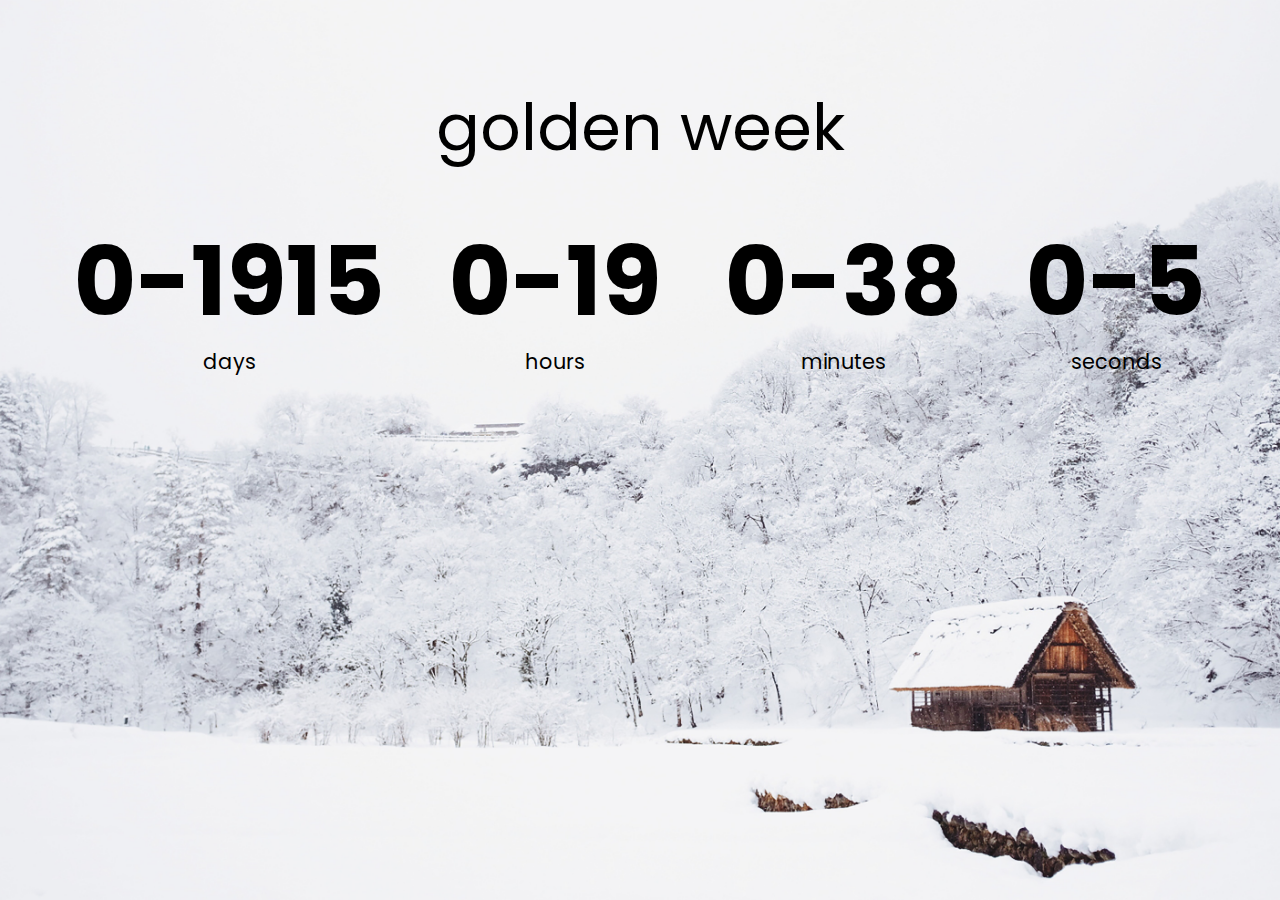
<file: countdown_timer/index.html>
<!DOCTYPE html>
<html lang="en">
<head>
    <meta charset="UTF-8">
    <meta http-equiv="X-UA-Compatible" content="IE=edge">
    <meta name="viewport" content="width=device-width, initial-scale=1.0">
    <title>Countdown Timer</title>
    <link rel="stylesheet" href="style.css">
    <script src="script.js" defer></script>

</head>
<body>
    <div class="countdown-header">
        <h1>golden week</h1>
    </div>

    <div class="countdown-container">
        <div class="countdown-el days-c">
            <p class="big-text" id="days">0</p>
            <span>days</span>
        </div>
        <div class="countdown-el hours-c">
            <p class="big-text" id="hours">0</p>
            <span>hours</span>
        </div>
        <div class="countdown-el mins-c">
            <p class="big-text" id="mins">0</p>
            <span>minutes</span>
        </div>
        <div class="countdown-el seconds-c">
            <p class="big-text" id="seconds">0</p>
            <span>seconds</span>
        </div>
    </div>
</body>
</html>
</file>
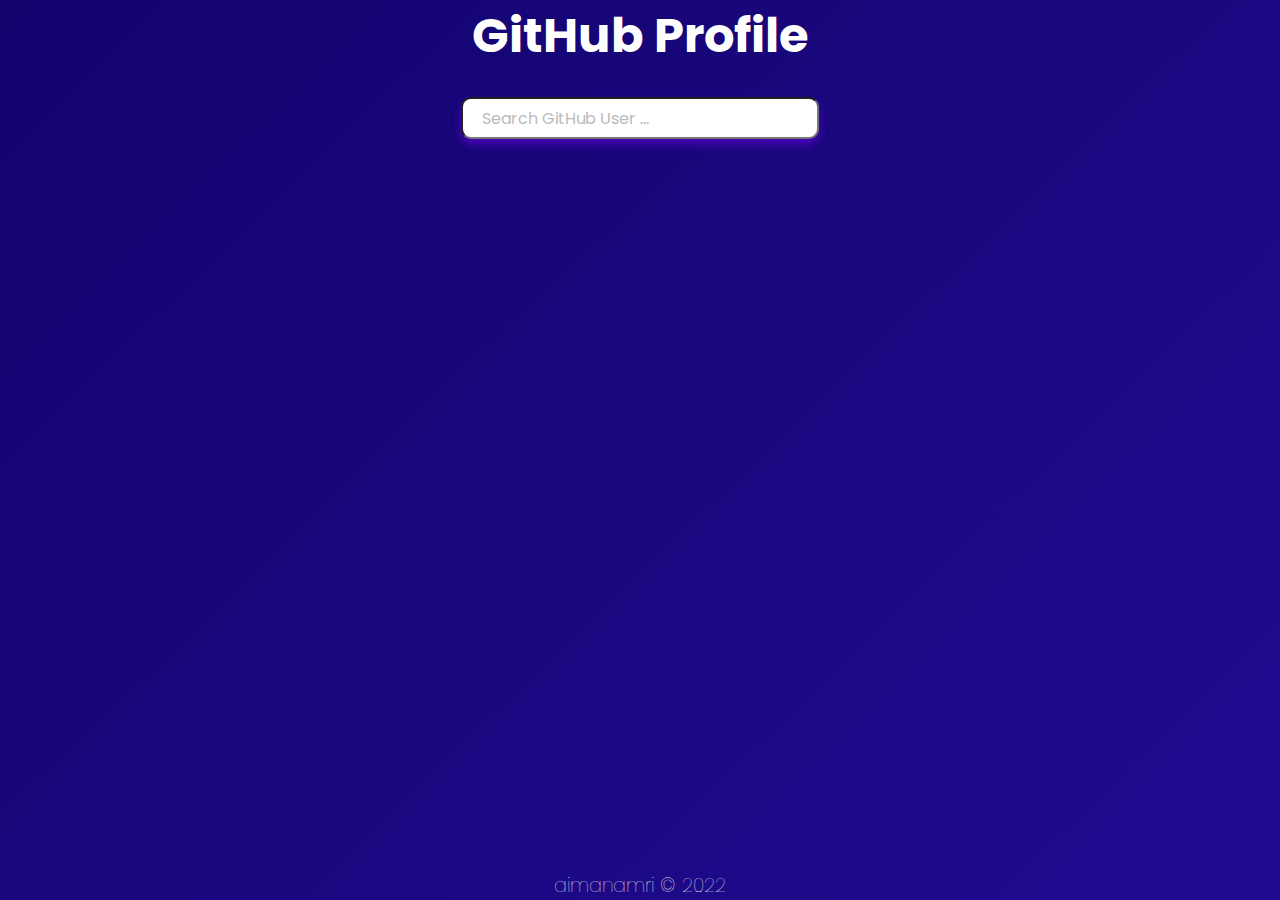
<file: github_profiles/index.html>
<!DOCTYPE html>
<html lang="en">
<head>
    <meta charset="UTF-8">
    <meta http-equiv="X-UA-Compatible" content="IE=edge">
    <meta name="viewport" content="width=device-width, initial-scale=1.0">
    <title>GitHub Profiles App</title>
    <link rel="stylesheet" href="style.css">
    <script src="script.js" defer></script>

</head>
<body>
    <h1>GitHub Profile</h1>
    <form id="form"><input type="text" id="search" placeholder="Search GitHub User ..."></form>
    <main id="main"></main>
</body>
<footer>aimanamri &copy 2022</footer>
</html>
</file>
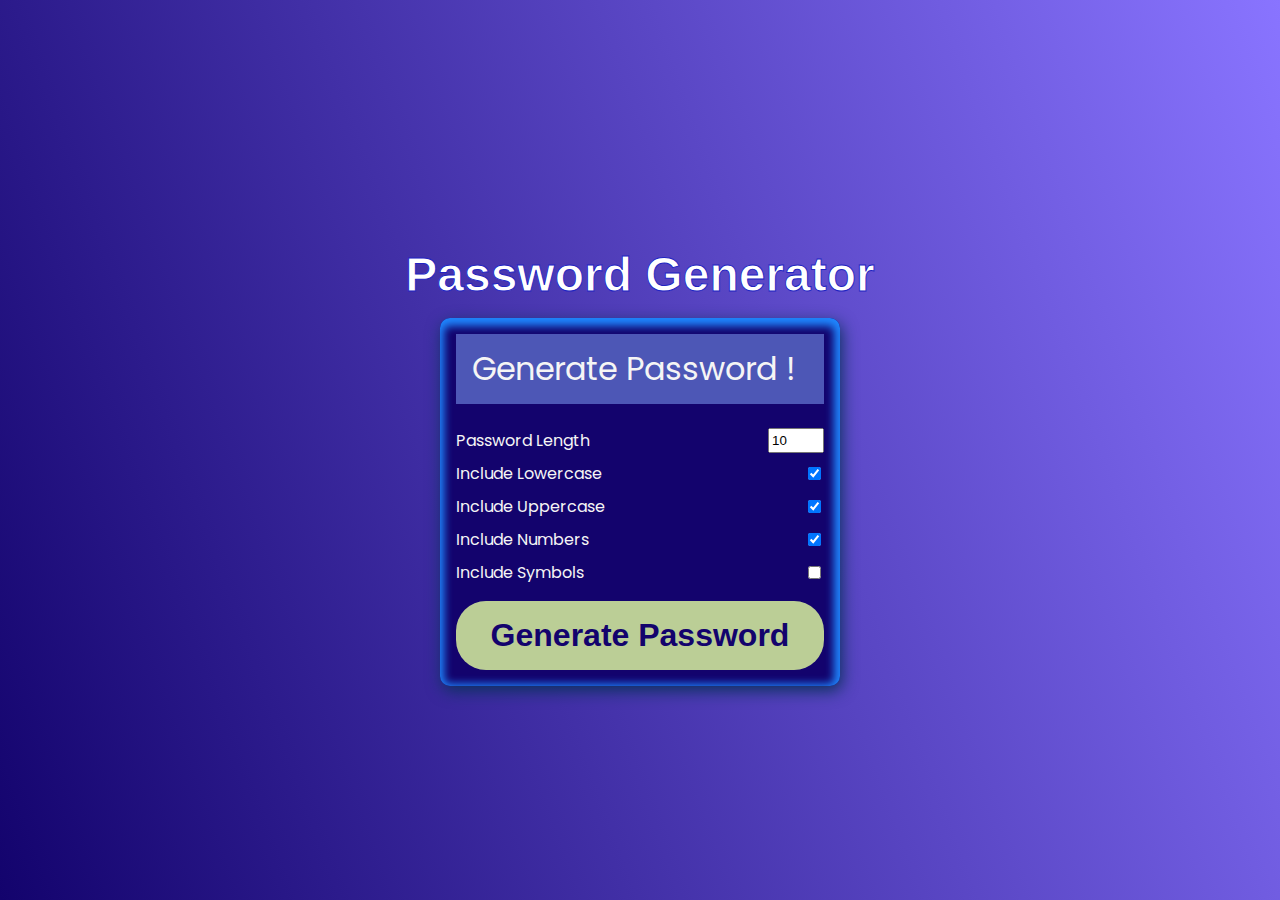
<file: password_generator/index.html>
<!DOCTYPE html>
<html lang="en">
<head>
    <meta charset="UTF-8">
    <meta http-equiv="X-UA-Compatible" content="IE=edge">
    <meta name="viewport" content="width=device-width, initial-scale=1.0">
    <title>Password Generator</title>
    <link rel="stylesheet" href="style.css">
    <script src="script.js" defer></script>

</head>
<body>
    <h1>Password Generator</h1>
    <div class="pw-container">
        <div class="pw-header">
            <div class="pw" id="pw">
                <span id="pw">Generate Password !</span>
                <button id="copy">Copy</button>
            </div>
        </div>
        <div class="pw-body">
            <div class="pw-input">
                <label for="pw-length">Password Length</label>
                <input type="number" id="pw-length" min="8" max="65" value="10">
            </div>
            <div class="pw-input">
                <label for="pw-lower">Include Lowercase</label>
                <input type="checkbox" id="pw-lower" checked>
            </div>
            <div class="pw-input">
                <label for="pw-upper">Include Uppercase</label>
                <input type="checkbox" id="pw-upper" checked>
            </div>
            <div class="pw-input">
                <label for="pw-numbers">Include Numbers</label>
                <input type="checkbox" id="pw-numbers" checked>
            </div>
            <div class="pw-input">
                <label for="pw-symbols">Include Symbols</label>
                <input type="checkbox" id="pw-symbols">
            </div>
            <button class="generate" id="generate">Generate Password</button>
        </div>
        
    </div>
</body>
</html>
</file>
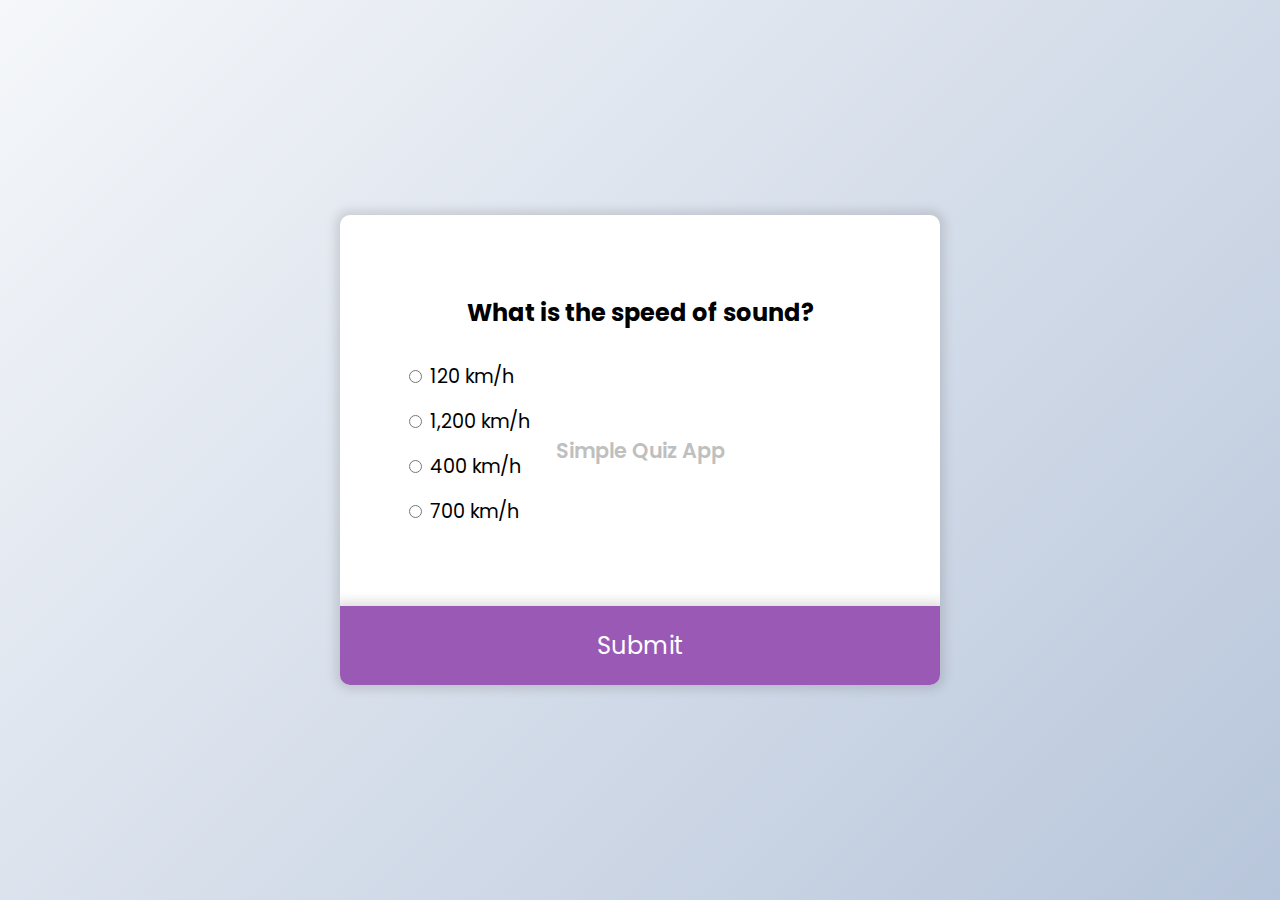
<file: quiz_app/index.html>
<!DOCTYPE html>
<html lang="en">
<head>
    <meta charset="UTF-8">
    <meta http-equiv="X-UA-Compatible" content="IE=edge">
    <meta name="viewport" content="width=device-width, initial-scale=1.0">
    <title>Quiz App</title>
    <link rel="stylesheet" href="style.css">
    <script src="script.js" defer></script>

</head>
<body>
    <h1>Simple Quiz App</h1>
    <div class="quiz-container" id="quiz">
        <div class="quiz-header">
        <h2 id="question">Question text</h2>
            <ul>
                <li><input type="radio" id="a" name="answer" class="answer"><label id="a_text" for="a"> Question</label></input></li>
                <li><input type="radio" id="b" name="answer" class="answer"><label id="b_text" for="b"> Question</label></input></li>
                <li><input type="radio" id="c" name="answer" class="answer"><label id="c_text" for="c"> Question</label></input></li>
                <li><input type="radio" id="d" name="answer" class="answer"><label id="d_text" for="d"> Question</label></input></li>
            </ul>
        </div>
        

        <button id="submit">Submit</button>
    </div>
</body>
</html>
</file>
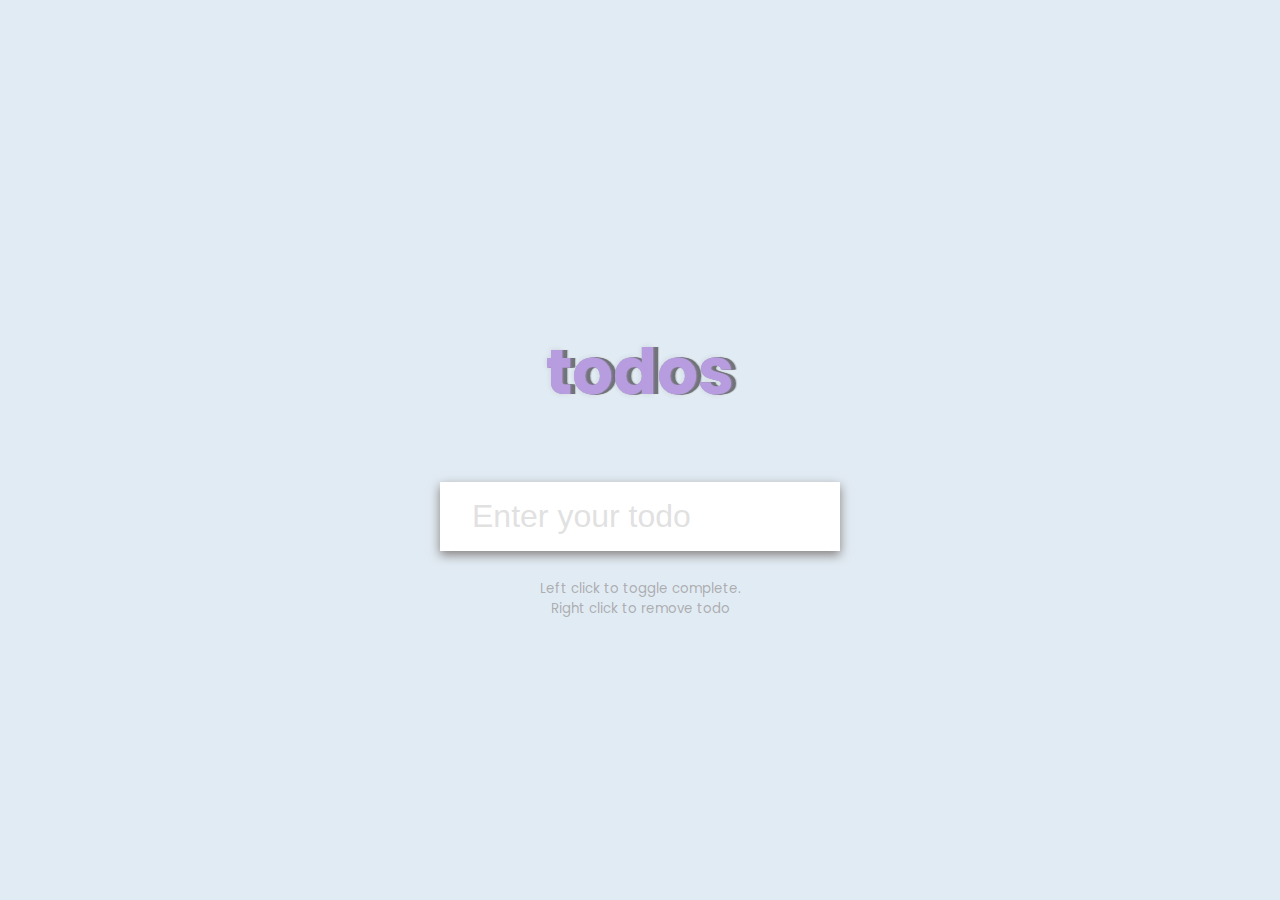
<file: todo_app/index.html>
<!DOCTYPE html>
<html lang="en">
<head>
    <meta charset="UTF-8">
    <meta http-equiv="X-UA-Compatible" content="IE=edge">
    <meta name="viewport" content="width=device-width, initial-scale=1.0">
    <title>ToDo App</title>
    <link rel="stylesheet" href="style.css">
    <script src="script.js" defer></script>

</head>
<body>
    <h1>todos</h1>
    <form class="form" id="form">
        <input type="text" id="input" class="input" placeholder="Enter your todo" autocomplete="off">
        <ul class="todos" id="todos">
            <!-- <li>This is a todo</li> -->
        </ul>
    </form>
    <small>Left click to toggle complete.<br>
        Right click to remove todo
    </small>
</body>
</html>
</file>
<file: countdown_timer/style.css>
@import url('https://fonts.googleapis.com/css2?family=Kumbh+Sans:wght@400;700&family=Poppins:wght@200;400;600&display=swap');

* {
  box-sizing: border-box;
}

body {
  background-image: url('./snow.jpg');
  background-size: cover;
  background-position: center center;
  display: flex;
  flex-direction: column;
  align-items: center;
  min-height: 100vh;
  font-family: 'Poppins', sans-serif;
  margin: 0;
}
.countdown-header {
  display: absolute;
  align-items: center;
  justify-content: center;
}
h1 {
  font-size: 4rem;
  margin-top: 5rem;
  font-weight: normal;
}
.countdown-container {
  display: flex;
  flex-wrap: wrap;
  align-items: center;
  justify-content: center;
}

.big-text {
  font-weight: bold;
  font-size: 6rem;
  line-height: 1;
  margin: 1rem 2rem;
}

.countdown-el {
  text-align: center;
}

.countdown-el span {
  font-size: 1.3rem;
}
</file>
<file: github_profiles/style.css>
@import url('https://fonts.googleapis.com/css2?family=Kumbh+Sans:wght@400;700&family=Poppins:wght@200;400;600;700&display=swap');

* {
  box-sizing: border-box;
}

body {
  background-color: #5eb4ff;
  background-image: linear-gradient(-44deg, #200c91 0%, #13036d 100%);
  display: flex;
  flex-direction: column;
  align-items: center;
  justify-content: center;
  font-family: 'Poppins', sans-serif;
  margin: 0;
  min-height: 100vh;
}

h1 {
  font-size: 3rem;
  font-weight: 700;
  color: #fff;
  margin: 0;
  padding: 0;
}
input {
  margin: 25px 0;
  height: 2.5rem;
  border-radius: 10px;
  box-shadow: 0 5px 10px rgba(132, 0, 255, 0.5);
  font-family: inherit;
  font-size: 1rem;
  padding: 1.2rem;
}

input::placeholder {
  color: #bbb;
}

input:focus {
  outline: none;
}

.card {
  z-index: 99;
  border-radius: 20px;
  box-shadow: 0 5px 10px rgba(132, 0, 255, 0.5);
  padding: 3.2rem;
  display: flex;
  max-width: 800px;
  background-color: #cc23ff;
  background-image: linear-gradient(165deg, #9e0096 5%, #090cbe 80%);
}

a {
  text-decoration: none;
  color: #fff;
}

a:hover {
  text-decoration: underline;
}

.img-container {
  display: flex;
  align-items: center;
  justify-content: center;
}
.avatar {
  width: 150px;
  height: 150px;
  border-radius: 50%;
  border: 7px solid #004ddd;
  cursor: pointer;
}

.avatar:hover {
  border: 5px solid #51f528;
}

.user-info {
  color: #eee;
  margin-left: 2rem;
}

.user-info h2 {
  margin-top: 0;
}

.user-info ul {
  display: flex;
  justify-content: space-between;
  list-style-type: none;
  padding: 0;
  max-width: 400px;
}

.user-info ul li {
  display: flex;
  align-items: center;
}

.user-info ul li strong {
  font-size: 0.9rem;
  margin-left: 0.5rem;
}

.repo {
  background-color: #2a2a72;
  border-radius: 5px;
  display: inline-block;
  color: white;
  font-size: 0.7rem;
  padding: 0.25rem 0.5rem;
  margin-right: 0.5rem;
  margin-bottom: 0.5rem;
  text-decoration: none;
}

footer {
  margin-top: auto;
  color: #eee;
  font-size: 1.2rem;
  font-weight: 100;
  text-align: center;
}
</file>
<file: password_generator/style.css>
@import url('https://fonts.googleapis.com/css2?family=Kumbh+Sans:wght@400;700&family=Poppins:wght@200;400;600;700&display=swap');

* {
  box-sizing: border-box;
}

body {
  background-color: #5eb4ff;
  background-image: linear-gradient(250deg, #8974ff 0%, #13036d 100%);
  color: whitesmoke;
  display: flex;
  flex-direction: column;
  align-items: center;
  justify-content: center;
  font-family: 'Poppins', sans-serif;
  margin: 0;
  min-height: 100vh;
}

h1 {
  font-size: 3rem;
  font-weight: 700;
  color: #fff;
  margin-bottom: 1rem;
  -webkit-text-stroke: 1px rgb(33, 35, 194);
  font-family: arial;
  color: rgb(255, 255, 255);
}

.pw-container {
  background-color: #13036d;
  width: 400px;
  border-radius: 10px;
  -webkit-box-shadow: inset -1px 3px 8px 5px #1f87ff, 2px 5px 16px 0px #0b325e,
    5px 5px 15px 5px rgba(207, 231, 255, 0);
  box-shadow: inset -1px 3px 8px 5px #1f87ff, 2px 5px 16px 0px #0b325e,
    5px 5px 15px 5px rgba(207, 231, 255, 0);
}

.pw-header {
  padding: 1rem;
}

.pw {
  background-color: #4d57b6;
  font-size: 2rem;
  display: flex;
  align-items: center;
  width: 100%;
  height: 70px;
  padding: 1rem;
  position: relative;
}

.pw button {
  background-color: white;
  border: none;
  color: rgb(29, 2, 56);
  cursor: pointer;
  font-family: inherit;
  font-weight: bold;
  padding: 0.25rem;
  position: absolute;
  top: 0;
  right: 0;
  transform: translate(0, 20%);
  transition: opacity 0.2s ease, transform 0.2s ease;
  opacity: 0;
  border-radius: 4px;
}

.pw:hover button {
  opacity: 1;
  transform: translate(0, -50%);
}

.pw-body {
  padding: 0 1rem 1rem;
}

.pw-input {
  display: flex;
  justify-content: space-between;
  margin: 0.5rem 0;
}

.generate {
  background-color: #dcf79ed5;
  font-size: 2rem;
  padding: 1rem;
  border: none;
  display: block;
  width: 100%;
  border-radius: 30px;
  color: #13036d;
  font-weight: bold;
  cursor: pointer;
  margin-top: 1rem;
  transition: all 0.2s ease;
}

.generate:hover {
  background-color: #f84ece;
  color: #fff;
}
</file>
<file: quiz_app/style.css>
@import url('https://fonts.googleapis.com/css2?family=Kumbh+Sans:wght@400;700&family=Poppins:wght@200;400;600&display=swap');

* {
  box-sizing: border-box;
}

body {
  background-color: #b8c6db;
  background-image: linear-gradient(315deg, #b8c6db 0%, #f5f7fa 100%);
  display: flex;
  align-items: center;
  justify-content: center;
  font-family: 'Poppins', sans-serif;
  margin: 0;
  min-height: 100vh;
}

.quiz-container {
  background-color: #fff;
  border-radius: 10px;
  box-shadow: 0px 0px 10px 5px rgba(100, 100, 100, 0.2);
  overflow: hidden;
  width: 600px;
  max-width: 100%;
}

.quiz-header {
  padding: 4rem;
}

h1 {
  font-size: 1.3rem;
  font-weight: 600;
  color: #2d2d2d;
  opacity: 30%;
  text-align: center;
  position: absolute;
}
h2 {
  padding: 1rem;
  text-align: center;
  margin: 0;
}
ul {
  list-style-type: none;
  padding: 0;
}

ul li {
  margin: 1rem 0;
  font-size: 1.2rem;
}

ul li label {
  cursor: pointer;
}

h2 {
  margin: 0;
}

button {
  background-color: #9b59b6;
  border: none;
  box-shadow: 0px 0px 10px 5px rgba(100, 100, 100, 0.2);
  color: white;
  display: block;
  font-family: inherit;
  width: 100%;
  cursor: pointer;
  font-size: 1.5rem;
  font-weight: 400;
  padding: 1.4rem;
  transition: all 0.2s ease-in-out;
}

button:hover {
  background-color: #7a269e;
}
</file>
<file: todo_app/style.css>
@import url('https://fonts.googleapis.com/css2?family=Kumbh+Sans:wght@400;700&family=Poppins:wght@200;400;600;700&display=swap');

* {
  box-sizing: border-box;
}

body {
  background-color: #e1ebf3;
  color: rgba(0, 0, 0, 0.541);
  display: flex;
  flex-direction: column;
  align-items: center;
  justify-content: center;
  font-family: 'Poppins', sans-serif;
  margin: 0;
  min-height: 100vh;
}

h1 {
  font-size: 4rem;
  color: rgba(147, 84, 219, 0.897);
  /* margin: 0; */
  padding: 0;
  text-align: center;
  opacity: 0.5;
  text-shadow: 0px 0px 0 rgb(95, 65, 103), 1px 0px 0 rgb(63, 33, 71),
    2px 0px 0 rgb(30, 0, 38), 3px 0px 0 rgb(-2, -32, 6),
    4px 0px 0 rgb(-35, -65, 0), 5px 0px 0 rgb(-68, -98, 0),
    6px 0px 5px rgba(255, 255, 255, 0.534), 6px 0px 1px rgba(0, 0, 0, 0.5),
    0px 0px 5px rgba(0, 0, 0, 0.2);
}

form {
  max-width: 100%;
  width: 400px;
  margin: 20px auto;
  box-shadow: 0 4px 10px rgb(133, 127, 127);
  border: none;
}

.input {
  font-size: 2rem;
  padding: 1rem 2rem;
  display: block;
  width: 100%;
  border: none;
  color: rgba(0, 0, 0, 0.541);
}

.input::placeholder {
  color: rgba(221, 221, 221, 0.897);
}

.todos {
  background-color: #ffffff;
  padding: 0;
  margin: 0;
  list-style-type: none;
}

.todos li {
  font-size: 1.5rem;
  padding: 1rem 2rem;
  border-top: 1px solid #f5f5f5f5;
  cursor: pointer;
}

.todos li.completed {
  text-decoration: line-through;
  color: rgba(176, 184, 187, 0.897);
}

small {
  margin-top: 0.5rem;
  color: rgba(133, 127, 127, 0.589);
  font-family: inherit;
  text-align: center;
}
</file>
